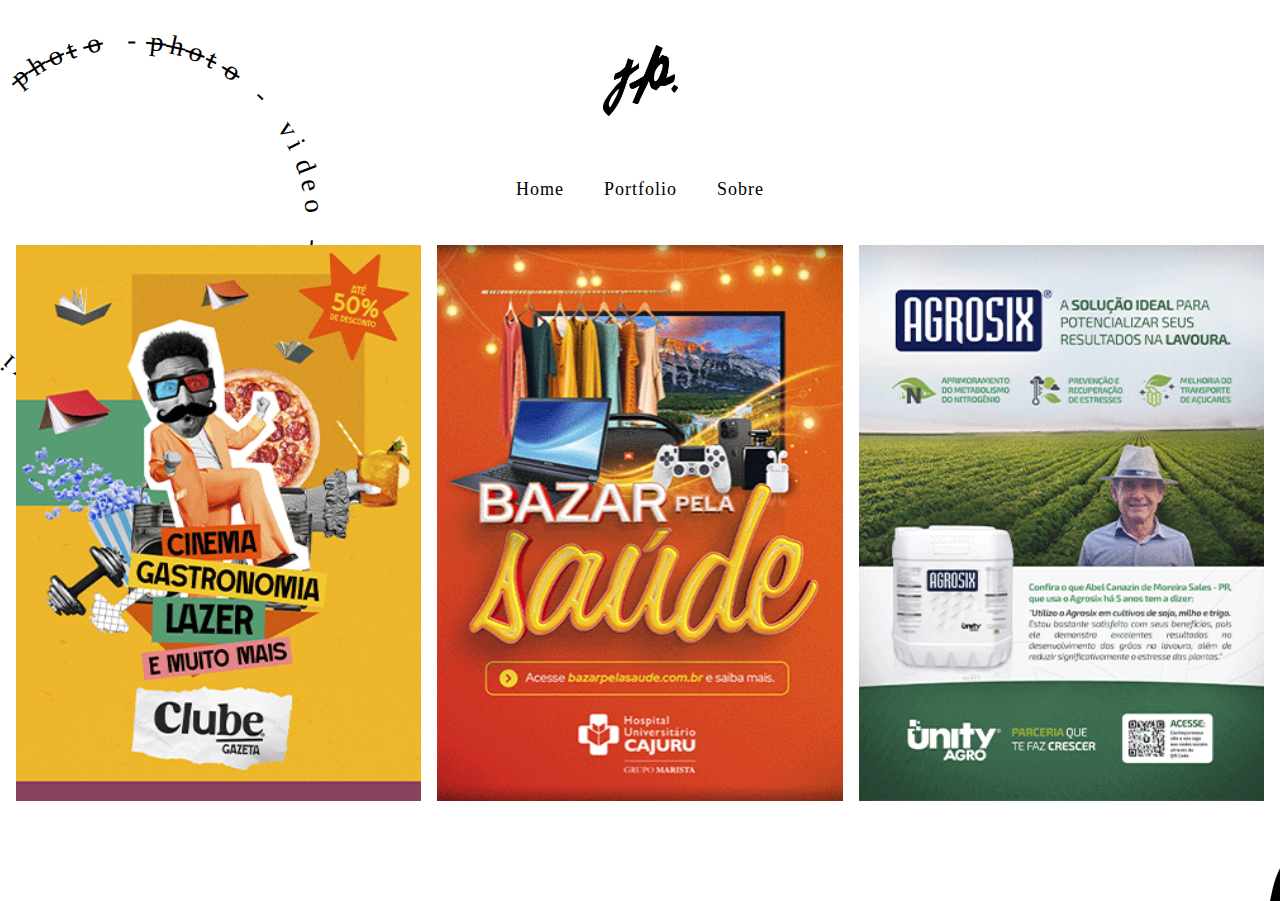
<file: html/design.html>
<!DOCTYPE html>
<html lang="en">
<head>
    <meta charset="UTF-8">
    <meta http-equiv="X-UA-Compatible" content="IE=edge">
    <meta name="viewport" content="width=device-width, initial-scale=1.0">
    <link rel="stylesheet" href="https://cdnjs.cloudflare.com/ajax/libs/font-awesome/4.7.0/css/font-awesome.min.css">
    <title>Design</title>
    <link rel="stylesheet" href="../css/style.css">
    <link rel="stylesheet" href="../css/menu.css">
    <link rel="stylesheet" href="../css/fotos.css">
    <script src="../javascript/circulo.js"></script>
    <script src="../javascript/menu.js"></script>
</head>

<body>
    <header class="topo">
        <div class="logo">
            <img src="../images/logo.png" alt="Logo">
        </div>
        <nav>
            <div class="menu-btn">
                <i class="fa fa-bars fa-2x" onclick="menuShow()"></i>
            </div>
    
            <ul>
                <li> <a href="index.html"> Home </a> </li>
                <li> <a href="#"> Portfolio</a> </li>
                <li> <a href="Sobre.html"> Sobre</a> </li>
            </ul>
        </nav>
    </header>
    <main class="conteudo">
        <div class="conteudoCirculo">
            <div class="circle">
                <div class="texto">
                    <p>photo - </p>
                    <p>video - </p>
                    <p>design -</p>
                    <p>photo - </p>
                    <p>video - </p>
                    <p>design -</p>
                </div>
            </div>
        </div>
    
        <div class="conteudoFotos">
            <div class="foto">
                <img src="../images/design01.svg" alt="foto1">
            </div>
            <div class="foto">
                <img src="../images/design02.svg" alt="foto2">
            </div>
            <div class="foto">
                <img src="../images/design03.svg" alt="foto3">
            </div>
        </div>
    </main>
    <footer class="rodape">
    </footer>
</body>

</html>
</file>
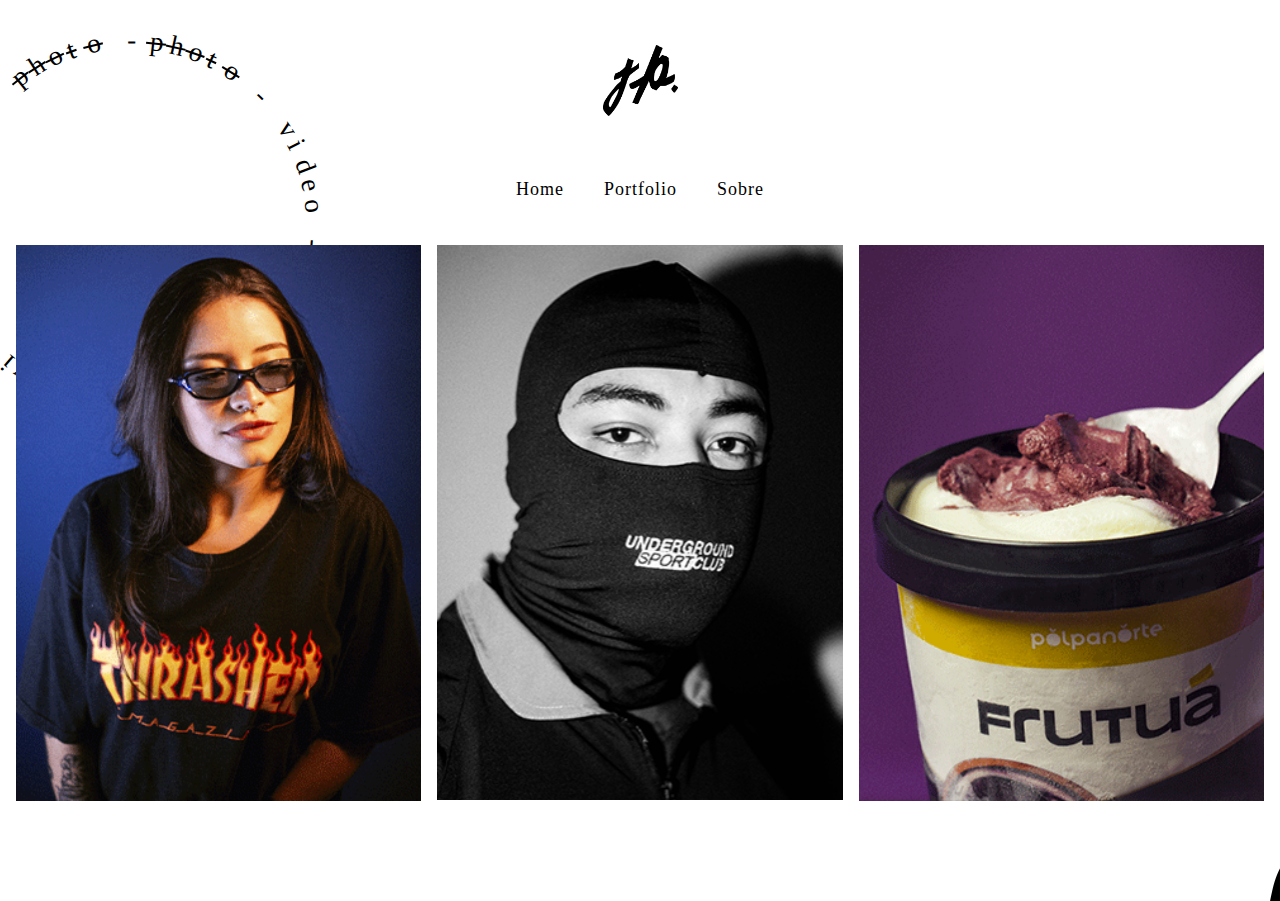
<file: html/foto.html>
<!DOCTYPE html>
<html lang="en">
<head>
    <meta charset="UTF-8">
    <meta http-equiv="X-UA-Compatible" content="IE=edge">
    <meta name="viewport" content="width=device-width, initial-scale=1.0">
    <link rel="stylesheet" href="https://cdnjs.cloudflare.com/ajax/libs/font-awesome/4.7.0/css/font-awesome.min.css">
    <title>Sobre</title>
    <link rel="stylesheet" href="../css/style.css">
    <link rel="stylesheet" href="../css/menu.css">
    <link rel="stylesheet" href="../css/fotos.css">
    <script src="../javascript/circulo.js"></script>
    <script src="../javascript/menu.js"></script>
</head>

<body>
    <header class="topo">
        <div class="logo">
            <img src="../images/logo.png" alt="Logo">
        </div>
        <nav>
            <div class="menu-btn">
                <i class="fa fa-bars fa-2x" onclick="menuShow()"></i>
            </div>
    
            <ul>
                <li> <a href="index.html"> Home </a> </li>
                <li> <a href="#"> Portfolio</a> </li>
                <li> <a href="Sobre.html"> Sobre</a> </li>
            </ul>
        </nav>
    </header>
    <main class="conteudo">
        <div class="conteudoCirculo">
            <div class="circle">
                <div class="texto">
                    <p>photo - </p>
                    <p>video - </p>
                    <p>design -</p>
                    <p>photo - </p>
                    <p>video - </p>
                    <p>design -</p>
                </div>
            </div>
        </div>
    
        <div class="conteudoFotos">
            <div class="foto">
                <img src="../images/foto01.svg" alt="foto1">
            </div>
            <div class="foto">
                <img src="../images/foto02.svg" alt="foto2">
            </div>
            <div class="foto">
                <img src="../images/foto03.svg" alt="foto3">
            </div>
        </div>
    </main>
    <footer class="rodape">
    </footer>
</body>
</html>
</file>
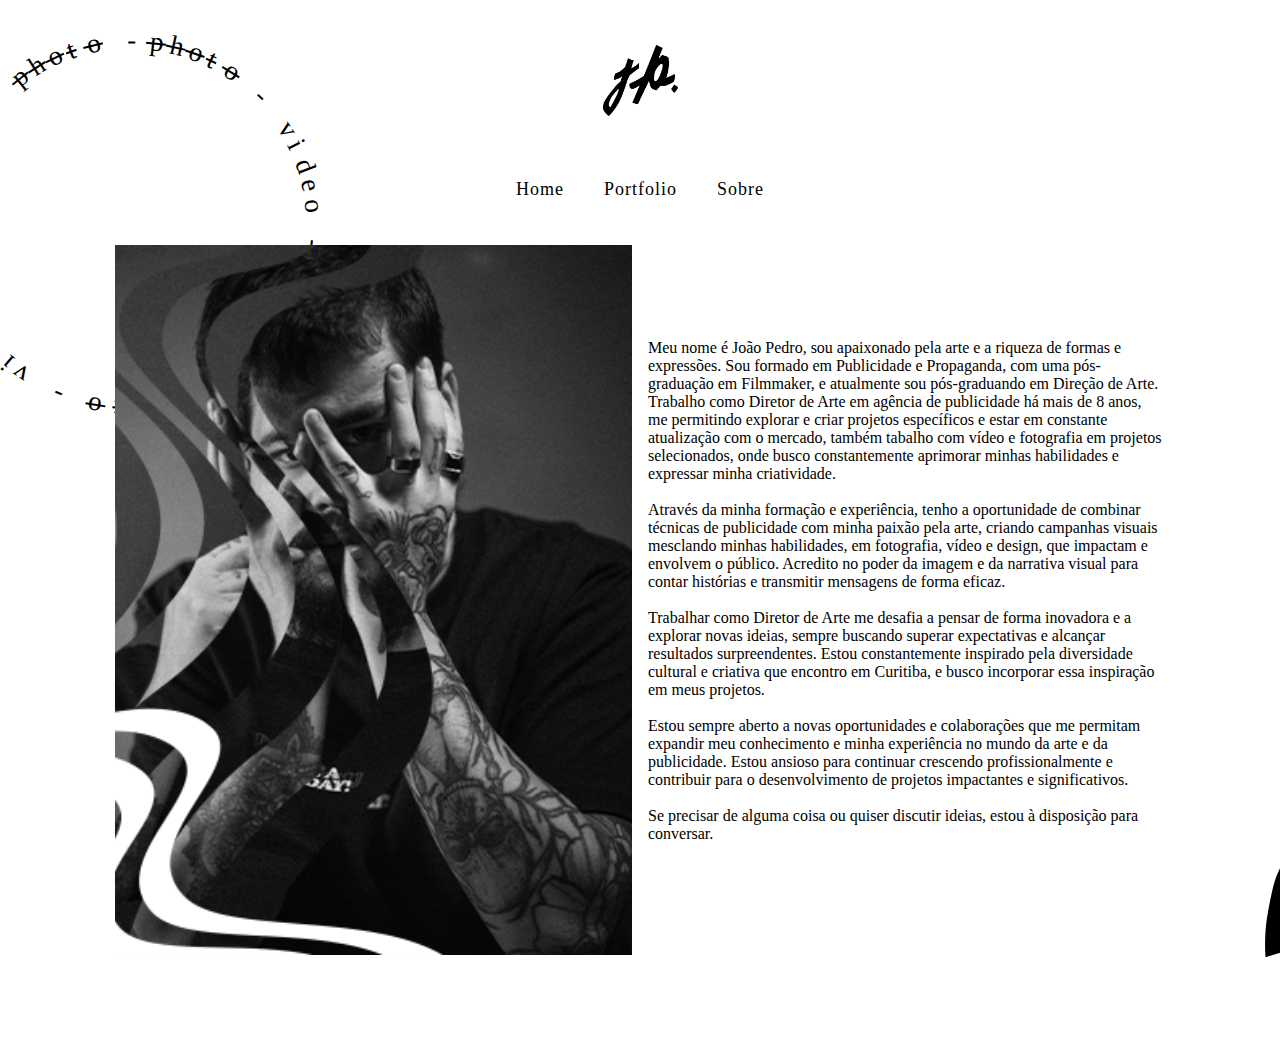
<file: html/Sobre.html>
<!DOCTYPE html>
<html lang="en">
<head>
    <meta charset="UTF-8">
    <meta http-equiv="X-UA-Compatible" content="IE=edge">
    <meta name="viewport" content="width=device-width, initial-scale=1.0">
    <link rel="stylesheet" href="https://cdnjs.cloudflare.com/ajax/libs/font-awesome/4.7.0/css/font-awesome.min.css">
    <title>Sobre</title>
    <link rel="stylesheet" href="../css/style.css">
    <link rel="stylesheet" href="../css/menu.css">
    <link rel="stylesheet" href="../css/sobre.css">
    <script src="../javascript/circulo.js"></script>
    <script src="../javascript/menu.js"></script>
</head>

<body>
    <header class="topo">
        <div class="logo">
            <img src="../images/logo.png" alt="Logo">
        </div>
        <nav>
            <div class="menu-btn">
                <i class="fa fa-bars fa-2x" onclick="menuShow()"></i>
            </div>
    
            <ul>
                <li> <a href="index.html"> Home </a> </li>
                <li> <a href="#"> Portfolio</a> </li>
                <li> <a href="Sobre.html"> Sobre</a> </li>
            </ul>
        </nav>
    </header>
    <main class="conteudo">
        <div class="conteudoCirculo">
            <div class="circle">
                <div class="texto">
                    <p>photo - </p>
                    <p>video - </p>
                    <p>design -</p>
                    <p>photo - </p>
                    <p>video - </p>
                    <p>design -</p>
                </div>
            </div>
        </div>
    
        <div class="conteudoSobre">
            <div class="imagemSobre">
                <img src="../images/sobre.svg" alt="sobreimage">
            </div>
            <div class="textoSobre">
                <p>
                    Meu nome é João Pedro, sou apaixonado pela arte e a riqueza de formas e expressões. Sou formado em Publicidade e Propaganda, com uma pós-graduação em Filmmaker, e atualmente sou pós-graduando em Direção de Arte. Trabalho como Diretor de Arte em agência de publicidade há mais de 8 anos, me permitindo explorar e criar projetos específicos e estar em constante atualização com o mercado, também tabalho com vídeo e fotografia em projetos selecionados, onde busco constantemente aprimorar minhas habilidades e expressar minha criatividade.<br><br>

                    Através da minha formação e experiência, tenho a oportunidade de combinar técnicas de publicidade com minha paixão pela arte, criando campanhas visuais mesclando minhas habilidades, em fotografia, vídeo e design, que impactam e envolvem o público. Acredito no poder da imagem e da narrativa visual para contar histórias e transmitir mensagens de forma eficaz.<br><br>

                    Trabalhar como Diretor de Arte me desafia a pensar de forma inovadora e a explorar novas ideias, sempre buscando superar expectativas e alcançar resultados surpreendentes. Estou constantemente inspirado pela diversidade cultural e criativa que encontro em Curitiba, e busco incorporar essa inspiração em meus projetos.<br><br>

                    Estou sempre aberto a novas oportunidades e colaborações que me permitam expandir meu conhecimento e minha experiência no mundo da arte e da publicidade. Estou ansioso para continuar crescendo profissionalmente e contribuir para o desenvolvimento de projetos impactantes e significativos.<br><br>

                    Se precisar de alguma coisa ou quiser discutir ideias, estou à disposição para conversar.<br><br>
                </p>
            </div>
        </div>
    </main>
    <footer class="rodape">
    </footer>
</body>

</html>
</file>
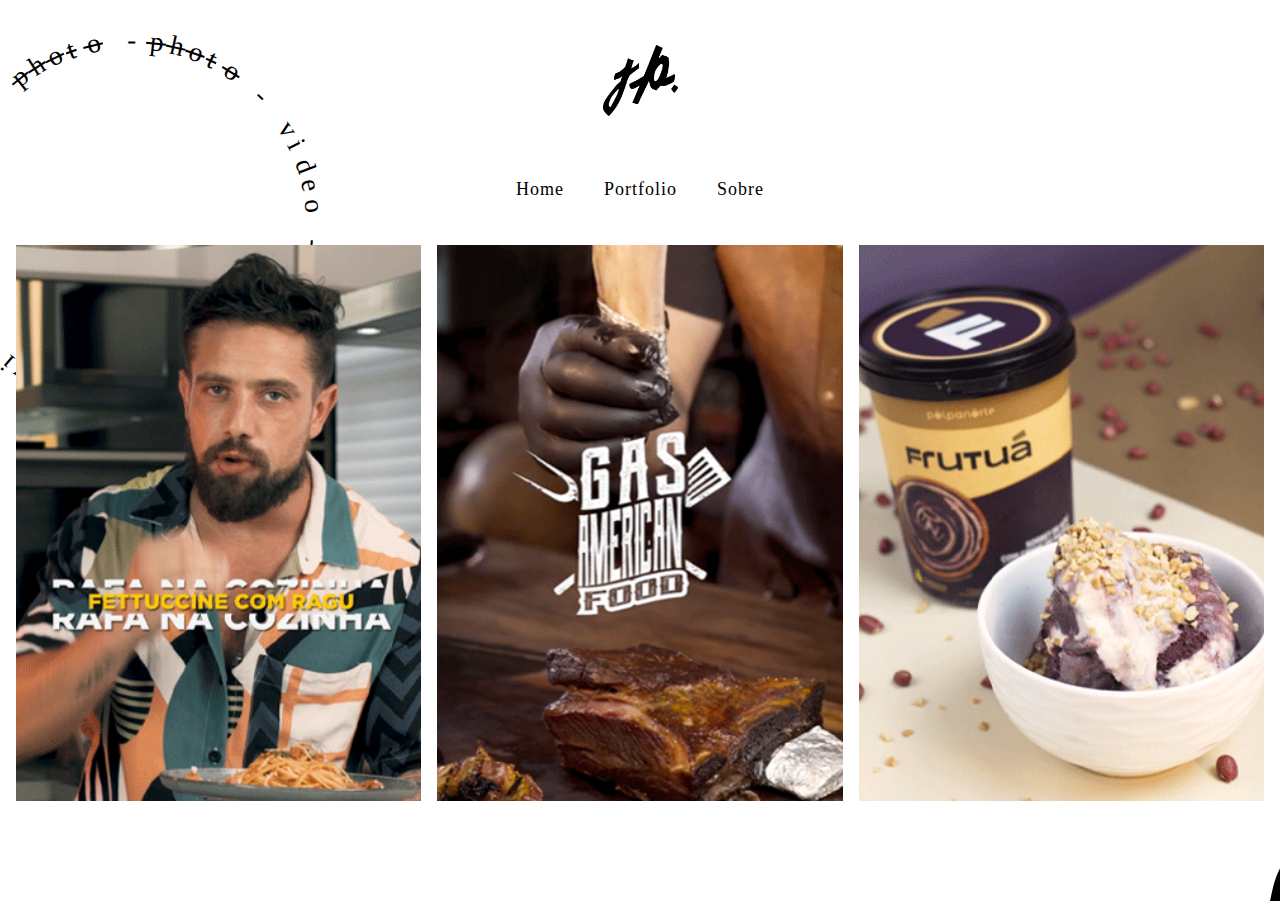
<file: html/video.html>
<!DOCTYPE html>
<html lang="en">
<head>
    <meta charset="UTF-8">
    <meta http-equiv="X-UA-Compatible" content="IE=edge">
    <meta name="viewport" content="width=device-width, initial-scale=1.0">
    <link rel="stylesheet" href="https://cdnjs.cloudflare.com/ajax/libs/font-awesome/4.7.0/css/font-awesome.min.css">
    <title>Sobre</title>
    <link rel="stylesheet" href="../css/style.css">
    <link rel="stylesheet" href="../css/menu.css">
    <link rel="stylesheet" href="../css/fotos.css">
    <script src="../javascript/circulo.js"></script>
    <script src="../javascript/menu.js"></script>
</head>

<body>
    <header class="topo">
        <div class="logo">
            <img src="../images/logo.png" alt="Logo">
        </div>
        <nav>
            <div class="menu-btn">
                <i class="fa fa-bars fa-2x" onclick="menuShow()"></i>
            </div>
    
            <ul>
                <li> <a href="index.html"> Home </a> </li>
                <li> <a href="#"> Portfolio</a> </li>
                <li> <a href="Sobre.html"> Sobre</a> </li>
            </ul>
        </nav>
    </header>
    <main class="conteudo">
        <div class="conteudoCirculo">
            <div class="circle">
                <div class="texto">
                    <p>photo - </p>
                    <p>video - </p>
                    <p>design -</p>
                    <p>photo - </p>
                    <p>video - </p>
                    <p>design -</p>
                </div>
            </div>
        </div>
    
        <div class="conteudoFotos">
            <div class="foto">
                <img src="../images/video01.svg" alt="video01">
            </div>
            <div class="foto">
                <img src="../images/video2.svg" alt="video2">
            </div>
            <div class="foto">
                <img src="../images/video03.svg" alt="video03">
            </div>
        </div>
    </main>
    <footer class="rodape">
    </footer>
</body>

</html>
</file>
<file: css/style.css>
* {
    margin: 0;
    padding: 0;
    box-sizing: border-box;
    font-family: consolas;
}

.rodape {
    height: 100px !important;
    width: 100%;
}

.topo {
    padding: 15px;
}

body {
    background-image: url(../images/logo.png);
    background-repeat: no-repeat;
    background-position-x: 1100px;
    background-position-y: 436px;
}

.conteudo{
    display: flex;
    justify-content: center;
    padding: 0px 1rem;
}

.circle {
    position: relative;
    width: 400px;
    height: 400px;
    border-radius: 50%;
    display: flex;
    justify-content: center;
    align-items: center;
}

.texto {
    width: 100%;
    height: 100%;
    position: absolute;
    animation: anim 10s linear infinite;
    /* letter-spacing: -11px; */
    z-index: 1;
}

.texto span {
    position: absolute;
    left: 50%;
    font-size: 1.7em;
    transform-origin: 0 200px;
}

@keyframes anim {
    0% {
        transform: rotate(0deg);
    }

    100% {
        transform: rotate(360deg);
    }
}

.conteudoCirculo  {
    justify-self: center;
    align-self: center;
}

body:not(.homePage) .conteudoCirculo {
    display: block;
    position: absolute;
    left: -70px;
    z-index: -1;
    top: 25px;
}

.imagebackgroundjp {
    position: absolute;
    right: -158px;
    z-index: 1000;
    bottom: -831px;
}




@media (max-width: 992px) {

    
    .text span {
        position: absolute;
        left: 50%;
        font-size: 1.5em;
        transform-origin: 0 170px;
    }
}

@media (max-width: 768px) {
    body {
        background-position: bottom -862px right -312px;
    }
}

@media (max-width: 480px) {
    body {
        background-position: bottom -862px right -312px;
    }
}

.spotted {
    position: relative;
    display: inline-block;
  }
  
  .spotted::before {
    content: '';
    display: block;
    width: 150%;
    height: 2px;
    background: rgb(0, 0, 0);
    position: absolute;
    top: 55%;
    left: -30%;
    transform: translateY(-50%);
    z-index: 1;
  }
</file>
<file: css/menu.css>
header{
    display: flex;
    flex-direction: column;
    justify-content: center;
    align-items: center;
}

.logo {
    text-align: center;
    padding: 30px 0px;
}

.logo img {
    width: 75px;
    height: auto;
}


.redesociais {
    display: inline-flex;
    text-align: center;
    align-items: center;
    gap: 10px;
}

.redesociais img {
    width: 2.3vh;
}

/* -------------- menu novo --------------*/
nav {
    display: flex;
    height: 80px;
    width: 100%;
    /* background-color: white; */
    align-items: center;
    justify-content: center;
    /* padding: 0 50px 0 100px; */
    flex-wrap: wrap;
}

nav ul {
    display: flex;
    flex-wrap: wrap;
    list-style: none;
}

nav ul li {
    margin: 0 5px;
}

nav ul li a {
    color: black;
    text-decoration: none;
    font-size: 18px;
    font-weight: 500;
    padding: 8px 15px;
    border-radius: 5px;
    letter-spacing: 1px;
    transition: all 0.3s ease;
}

nav ul li a:hover {
    background: #555;
}

nav .menu-btn i {
    color: black;
    cursor: pointer;
    display: none;
}

@media (max-width: 920px) {
    nav {
        justify-content: end;
    }

    nav .menu-btn i {
        display: block;
    }

    nav ul {
        position: fixed;
        top: 201px;
        left: -100%;
        background-color: white;
        height: 100vh;
        width: 100%;
        text-align: center;
        display: block;
        transition: all 0.3s ease;
        z-index: 2;
    }

    nav ul.open {
        left: 0;
    }

    nav ul li {
        width: 100%;
        margin: 50px 0;
    }

    nav ul li a {
        font-size: 23px;
    }

    nav ul li a.active,
    nav ul li a:hover {
        background: #555;
    }
}
</file>
<file: css/fotos.css>
.conteudoFotos {
    display: grid;
    grid-template-columns: repeat(auto-fit, minmax(272px, 1fr)); 
    gap: 1rem;
    width: 100%;
    max-width: 1250px; 
    margin: 0 auto;
    justify-items: center;

}

.foto {
    max-width: 100%;
}

.foto img {
    max-width: 100%;
    height: auto;
    display: block;
    justify-content: center;
}
</file>
<file: css/sobre.css>
.img {
    max-width: 100%;
    display: block;
}
.conteudoSobre {
    display: grid;
    grid-template-columns: 1fr 1fr; 
    gap: 1rem;
    max-width: 1050px; 
    margin: 0 auto;
}

.imagemSobre {
    justify-self: center;
}

.imagemSobre img {
    max-width: 100%;
    height: auto;
    display: block;
    justify-content: center;
}

.textoSobre{
    text-align: left;
    align-self: center;
    font-family: consolas;
    font-size: 1rem;
}

@media (max-width: 1149px){
    .conteudoSobre{
        grid-template-columns: 1fr;
        padding: 10vh;
    }
}

@media (max-width: 750px){
    .conteudoSobre{
        padding: 7vh;
    }
}

@media (max-width: 680px){
    .conteudoSobre{
        padding: 2vh;
    }
}
</file>
